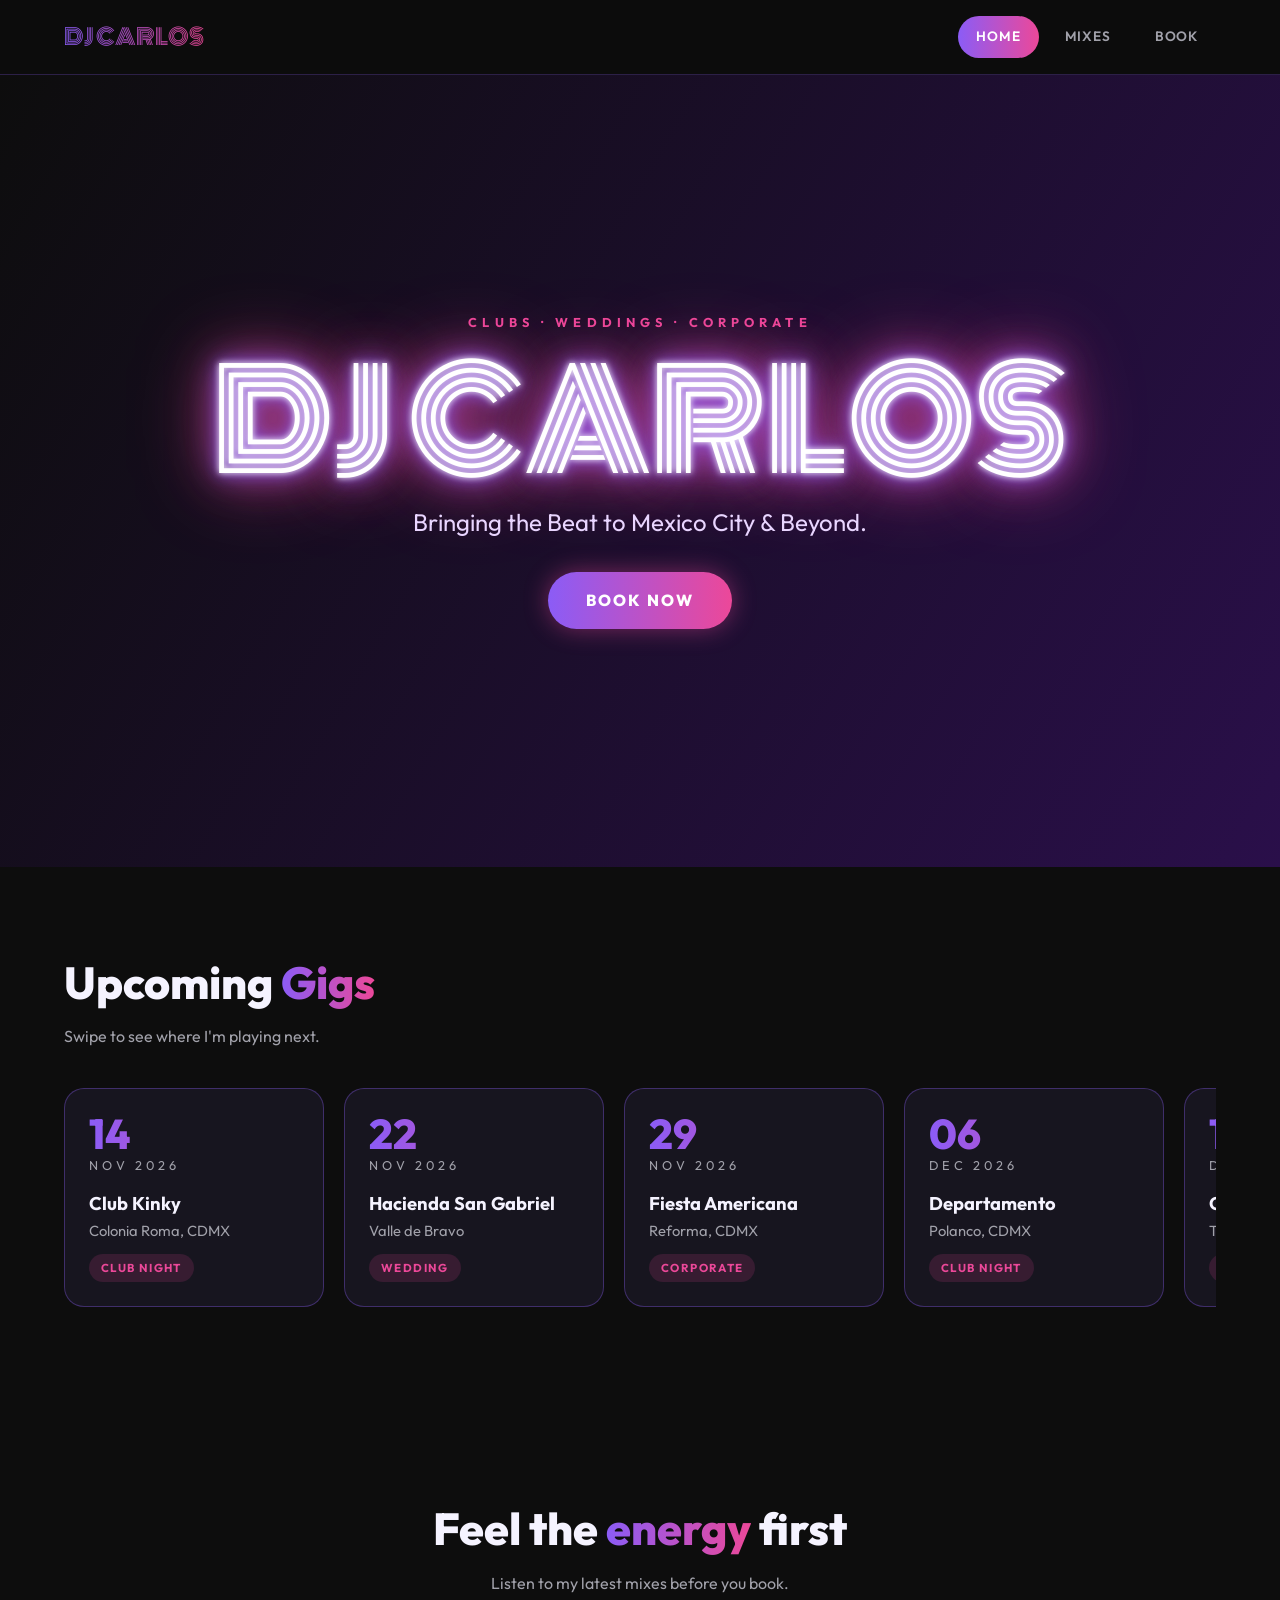
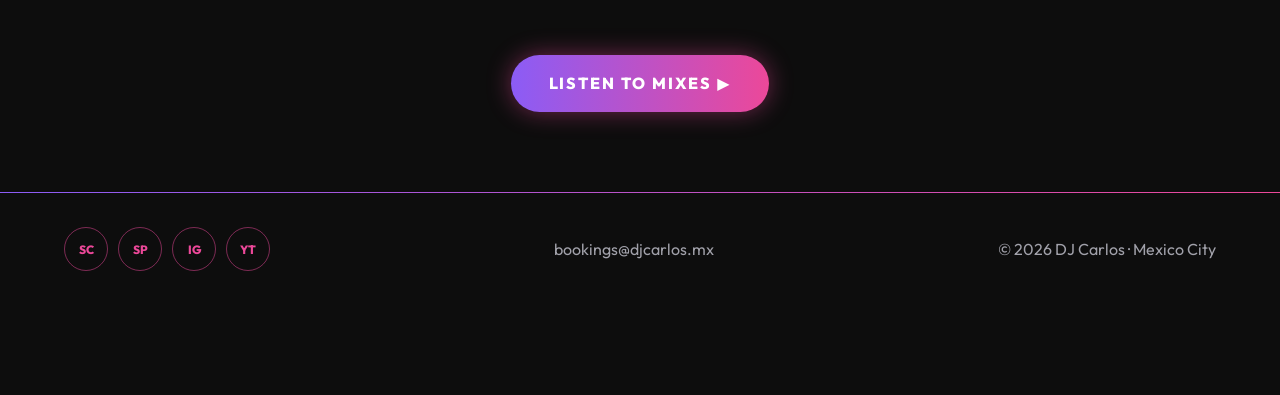
<file: index.html>
<!DOCTYPE html>
<html lang="en"><head><meta charset="UTF-8"><meta name="viewport" content="width=device-width, initial-scale=1.0">
<title>DJ Carlos — Mexico City DJ</title><meta name="description" content="DJ Carlos — bringing the beat to Mexico City & beyond. Listen to mixes and book for clubs, weddings and corporate events.">
<link rel="icon" href="data:image/svg+xml,%3Csvg xmlns='http://www.w3.org/2000/svg' viewBox='0 0 64 64'%3E%3Cdefs%3E%3ClinearGradient id='g'%3E%3Cstop offset='0' stop-color='%238B5CF6'/%3E%3Cstop offset='1' stop-color='%23EC4899'/%3E%3C/linearGradient%3E%3C/defs%3E%3Ccircle cx='32' cy='32' r='30' fill='url(%23g)'/%3E%3Ctext x='50%25' y='58%25' dominant-baseline='middle' text-anchor='middle' font-family='Arial' font-weight='900' font-size='30' fill='%23fff'%3EC%3C/text%3E%3C/svg%3E">
<link rel="preconnect" href="https://fonts.googleapis.com"><link rel="preconnect" href="https://fonts.gstatic.com" crossorigin>
<link href="https://fonts.googleapis.com/css2?family=Monoton&family=Outfit:wght@400;600;800&family=JetBrains+Mono&display=swap" rel="stylesheet">
<link rel="stylesheet" href="./style.css"></head><body>
<div class="loader"><div class="neon">DJ CARLOS</div><div class="lb"><i></i></div></div>
<nav class="nav"><a class="logo" href="./index.html">DJ CARLOS</a><ul>
<li><a href="./index.html" class="active" aria-current="page">Home</a></li><li><a href="./mixes.html">Mixes</a></li><li><a href="./booking.html">Book</a></li></ul></nav>

<header class="hero"><div class="eq"><i style="animation-delay:0.00s;animation-duration:0.80s"></i><i style="animation-delay:0.13s;animation-duration:1.17s"></i><i style="animation-delay:0.26s;animation-duration:1.54s"></i><i style="animation-delay:0.39s;animation-duration:1.01s"></i><i style="animation-delay:0.52s;animation-duration:1.38s"></i><i style="animation-delay:0.65s;animation-duration:0.85s"></i><i style="animation-delay:0.78s;animation-duration:1.22s"></i><i style="animation-delay:0.91s;animation-duration:1.59s"></i><i style="animation-delay:1.04s;animation-duration:1.06s"></i><i style="animation-delay:1.17s;animation-duration:1.43s"></i><i style="animation-delay:0.10s;animation-duration:0.90s"></i><i style="animation-delay:0.23s;animation-duration:1.27s"></i><i style="animation-delay:0.36s;animation-duration:1.64s"></i><i style="animation-delay:0.49s;animation-duration:1.11s"></i><i style="animation-delay:0.62s;animation-duration:1.48s"></i><i style="animation-delay:0.75s;animation-duration:0.95s"></i><i style="animation-delay:0.88s;animation-duration:1.32s"></i><i style="animation-delay:1.01s;animation-duration:1.69s"></i><i style="animation-delay:1.14s;animation-duration:1.16s"></i><i style="animation-delay:0.07s;animation-duration:1.53s"></i><i style="animation-delay:0.20s;animation-duration:1.00s"></i><i style="animation-delay:0.33s;animation-duration:1.37s"></i><i style="animation-delay:0.46s;animation-duration:0.84s"></i><i style="animation-delay:0.59s;animation-duration:1.21s"></i><i style="animation-delay:0.72s;animation-duration:1.58s"></i><i style="animation-delay:0.85s;animation-duration:1.05s"></i><i style="animation-delay:0.98s;animation-duration:1.42s"></i><i style="animation-delay:1.11s;animation-duration:0.89s"></i><i style="animation-delay:0.04s;animation-duration:1.26s"></i><i style="animation-delay:0.17s;animation-duration:1.63s"></i><i style="animation-delay:0.30s;animation-duration:1.10s"></i><i style="animation-delay:0.43s;animation-duration:1.47s"></i><i style="animation-delay:0.56s;animation-duration:0.94s"></i><i style="animation-delay:0.69s;animation-duration:1.31s"></i><i style="animation-delay:0.82s;animation-duration:1.68s"></i><i style="animation-delay:0.95s;animation-duration:1.15s"></i><i style="animation-delay:1.08s;animation-duration:1.52s"></i><i style="animation-delay:0.01s;animation-duration:0.99s"></i><i style="animation-delay:0.14s;animation-duration:1.36s"></i><i style="animation-delay:0.27s;animation-duration:0.83s"></i></div>
<span class="kick">Clubs · Weddings · Corporate</span>
<h1 class="neon">DJ CARLOS</h1>
<p class="tag">Bringing the Beat to Mexico City &amp; Beyond.</p>
<a class="btn" href="./booking.html">Book Now</a>
</header>
<section><h2 class="reveal">Upcoming <span>Gigs</span></h2><p class="sub reveal">Swipe to see where I'm playing next.</p>
<div class="gigs"><article class="gig reveal"><div class="d">14</div><div class="m">Nov 2026</div><h3>Club Kinky</h3><p>Colonia Roma, CDMX</p><span class="pill">Club Night</span></article>
<article class="gig reveal"><div class="d">22</div><div class="m">Nov 2026</div><h3>Hacienda San Gabriel</h3><p>Valle de Bravo</p><span class="pill">Wedding</span></article>
<article class="gig reveal"><div class="d">29</div><div class="m">Nov 2026</div><h3>Fiesta Americana</h3><p>Reforma, CDMX</p><span class="pill">Corporate</span></article>
<article class="gig reveal"><div class="d">06</div><div class="m">Dec 2026</div><h3>Departamento</h3><p>Polanco, CDMX</p><span class="pill">Club Night</span></article>
<article class="gig reveal"><div class="d">13</div><div class="m">Dec 2026</div><h3>Casa Malca</h3><p>Tulum</p><span class="pill">Private Party</span></article>
<article class="gig reveal"><div class="d">31</div><div class="m">Dec 2026</div><h3>Rooftop NYE</h3><p>Condesa, CDMX</p><span class="pill">Club Night</span></article></div></section>
<section style="text-align:center"><h2 class="reveal">Feel the <span>energy</span> first</h2><p class="sub reveal">Listen to my latest mixes before you book.</p><a class="btn reveal" href="./mixes.html">Listen to mixes ▶</a></section>
<footer><div class="soc"><a href="https://soundcloud.com" target="_blank" rel="noopener" aria-label="SoundCloud">SC</a><a href="https://spotify.com" target="_blank" rel="noopener" aria-label="Spotify">SP</a><a href="https://instagram.com" target="_blank" rel="noopener" aria-label="Instagram">IG</a><a href="https://youtube.com" target="_blank" rel="noopener" aria-label="YouTube">YT</a></div>
<a href="mailto:bookings@djcarlos.mx">bookings@djcarlos.mx</a><span>© 2026 DJ Carlos · Mexico City</span></footer>
<script src="./common.js"></script></body></html>
</file>
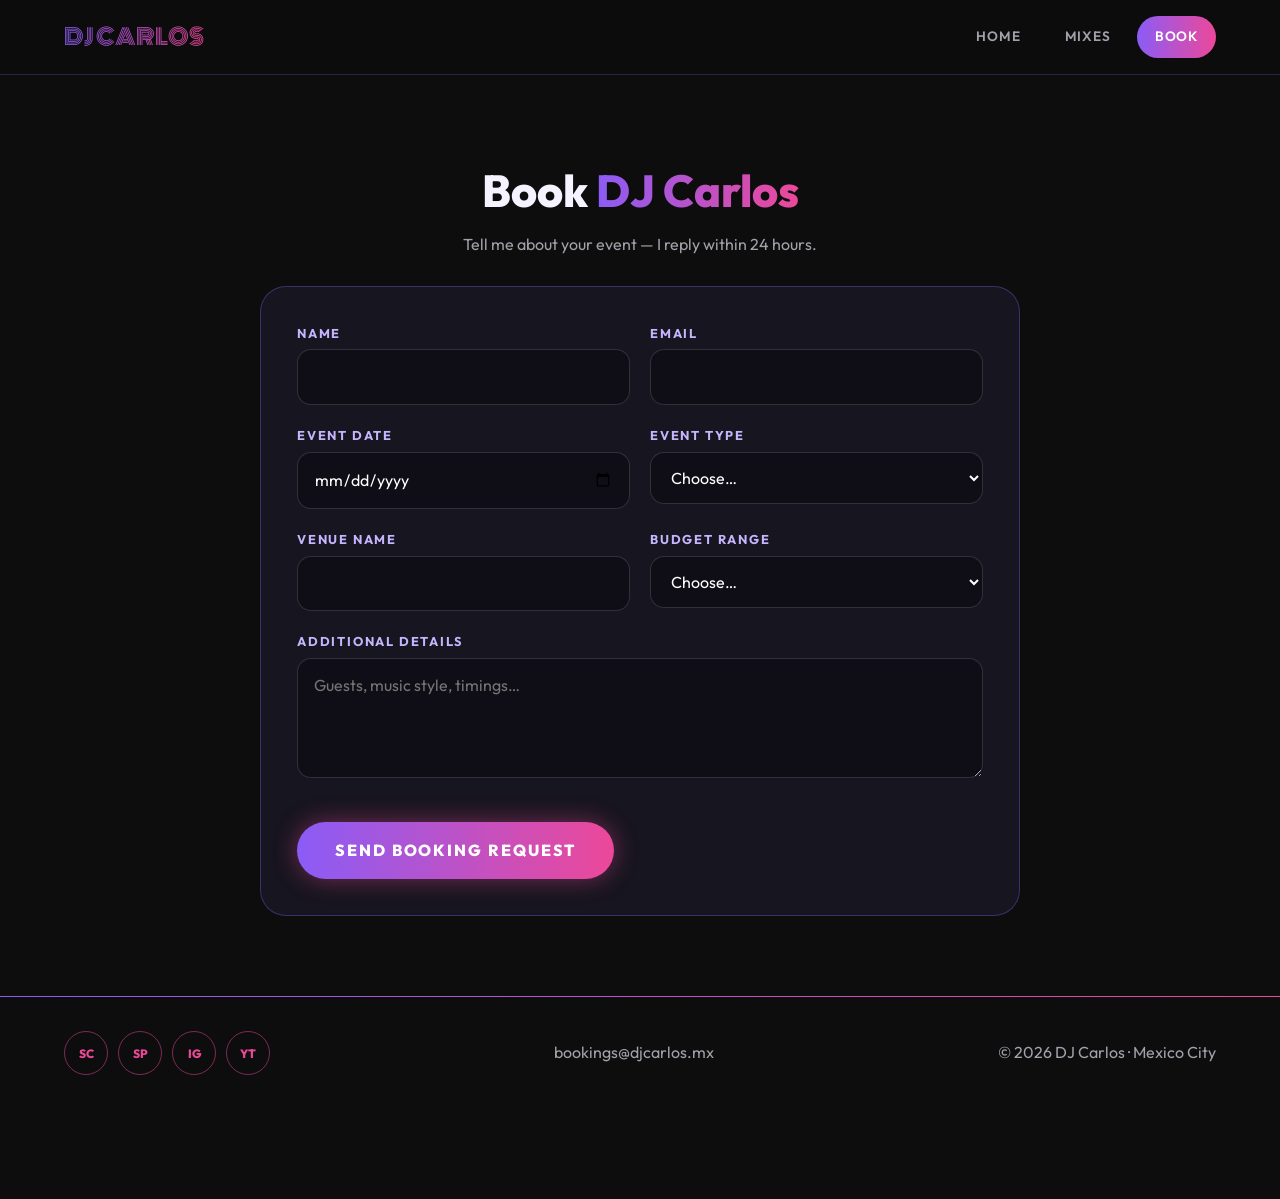
<file: booking.html>
<!DOCTYPE html>
<html lang="en"><head><meta charset="UTF-8"><meta name="viewport" content="width=device-width, initial-scale=1.0">
<title>Book — DJ Carlos</title><meta name="description" content="DJ Carlos — bringing the beat to Mexico City & beyond. Listen to mixes and book for clubs, weddings and corporate events.">
<link rel="icon" href="data:image/svg+xml,%3Csvg xmlns='http://www.w3.org/2000/svg' viewBox='0 0 64 64'%3E%3Cdefs%3E%3ClinearGradient id='g'%3E%3Cstop offset='0' stop-color='%238B5CF6'/%3E%3Cstop offset='1' stop-color='%23EC4899'/%3E%3C/linearGradient%3E%3C/defs%3E%3Ccircle cx='32' cy='32' r='30' fill='url(%23g)'/%3E%3Ctext x='50%25' y='58%25' dominant-baseline='middle' text-anchor='middle' font-family='Arial' font-weight='900' font-size='30' fill='%23fff'%3EC%3C/text%3E%3C/svg%3E">
<link rel="preconnect" href="https://fonts.googleapis.com"><link rel="preconnect" href="https://fonts.gstatic.com" crossorigin>
<link href="https://fonts.googleapis.com/css2?family=Monoton&family=Outfit:wght@400;600;800&family=JetBrains+Mono&display=swap" rel="stylesheet">
<link rel="stylesheet" href="./style.css"></head><body>
<div class="loader"><div class="neon">DJ CARLOS</div><div class="lb"><i></i></div></div>
<nav class="nav"><a class="logo" href="./index.html">DJ CARLOS</a><ul>
<li><a href="./index.html">Home</a></li><li><a href="./mixes.html">Mixes</a></li><li><a href="./booking.html" class="active" aria-current="page">Book</a></li></ul></nav>

<section><h2 class="reveal" style="text-align:center">Book <span>DJ Carlos</span></h2><p class="sub reveal" style="text-align:center">Tell me about your event — I reply within 24 hours.</p>
<form class="form reveal" id="bf" novalidate>
 <div class="f"><label for="name">Name</label><input id="name" name="name" autocomplete="name" required><span class="er">This field is required.</span></div>
 <div class="f"><label for="email">Email</label><input id="email" name="email" type="email" autocomplete="email" required><span class="er">Please enter a valid email.</span></div>
 <div class="f"><label for="date">Event date</label><input id="date" name="event_date" type="date" required><span class="er">Pick today or a future date.</span></div>
 <div class="f"><label for="type">Event type</label><select id="type" name="event_type" required><option value="">Choose…</option><option>Wedding</option><option>Corporate</option><option>Club Night</option><option>Private Party</option></select><span class="er">This field is required.</span></div>
 <div class="f"><label for="venue">Venue name</label><input id="venue" name="venue" required><span class="er">This field is required.</span></div>
 <div class="f"><label for="budget">Budget range</label><select id="budget" name="budget" required><option value="">Choose…</option><option>Under $500</option><option>$500–$1,000</option><option>$1,000–$2,500</option><option>$2,500+</option></select><span class="er">This field is required.</span></div>
 <div class="f full"><label for="details">Additional details</label><textarea id="details" name="details" placeholder="Guests, music style, timings…"></textarea></div>
 <p class="f full" id="fe" style="color:#FB7185" role="alert"></p>
 <button class="btn" type="submit" id="sb"><span class="spinner"></span><span class="lbl">Send booking request</span></button>
</form></section>
<div class="modal" id="ok" role="dialog" aria-modal="true"><div class="box"><div class="check">✓</div><h3 style="font-size:1.6rem">Booking Request Sent!</h3><p style="color:#c4b5fd;margin-top:8px">Carlos will review your request and get back to you within 24 hours.</p><button class="btn" onclick="location.reload()">Close</button></div></div>
<footer><div class="soc"><a href="https://soundcloud.com" target="_blank" rel="noopener" aria-label="SoundCloud">SC</a><a href="https://spotify.com" target="_blank" rel="noopener" aria-label="Spotify">SP</a><a href="https://instagram.com" target="_blank" rel="noopener" aria-label="Instagram">IG</a><a href="https://youtube.com" target="_blank" rel="noopener" aria-label="YouTube">YT</a></div>
<a href="mailto:bookings@djcarlos.mx">bookings@djcarlos.mx</a><span>© 2026 DJ Carlos · Mexico City</span></footer>
<script src="./common.js"></script><script>
// Paste the real Formspree endpoint here (formspree.io → New Form). While empty, the form runs in demo mode.
const FORMSPREE_ENDPOINT='';
const f=document.getElementById('bf'),d=document.getElementById('date');d.min=new Date().toISOString().split('T')[0];
f.addEventListener('submit',async e=>{e.preventDefault();let ok=true;
 const need=(id,test)=>{const el=document.getElementById(id),g=test(el.value.trim());el.closest('.f').classList.toggle('bad',!g);if(!g)ok=false;};
 need('name',v=>v.length>1);need('email',v=>/^[^\s@]+@[^\s@]+\.[^\s@]+$/.test(v));need('date',v=>v&&v>=d.min);need('type',v=>!!v);need('venue',v=>v.length>1);need('budget',v=>!!v);
 if(!ok)return; const b=document.getElementById('sb');b.disabled=true;b.classList.add('loading');b.querySelector('.lbl').textContent='Sending...';
 try{ if(FORMSPREE_ENDPOINT){const r=await fetch(FORMSPREE_ENDPOINT,{method:'POST',headers:{'Accept':'application/json'},body:new FormData(f)});if(!r.ok)throw new Error('send');}
      else { await new Promise(r=>setTimeout(r,900)); }
      f.style.display='none';document.getElementById('ok').classList.add('show');}
 catch(err){document.getElementById('fe').textContent='Sorry — the request could not be sent. Please email bookings@djcarlos.mx';b.disabled=false;b.classList.remove('loading');b.querySelector('.lbl').textContent='Send booking request';}
});
</script></body></html>
</file>
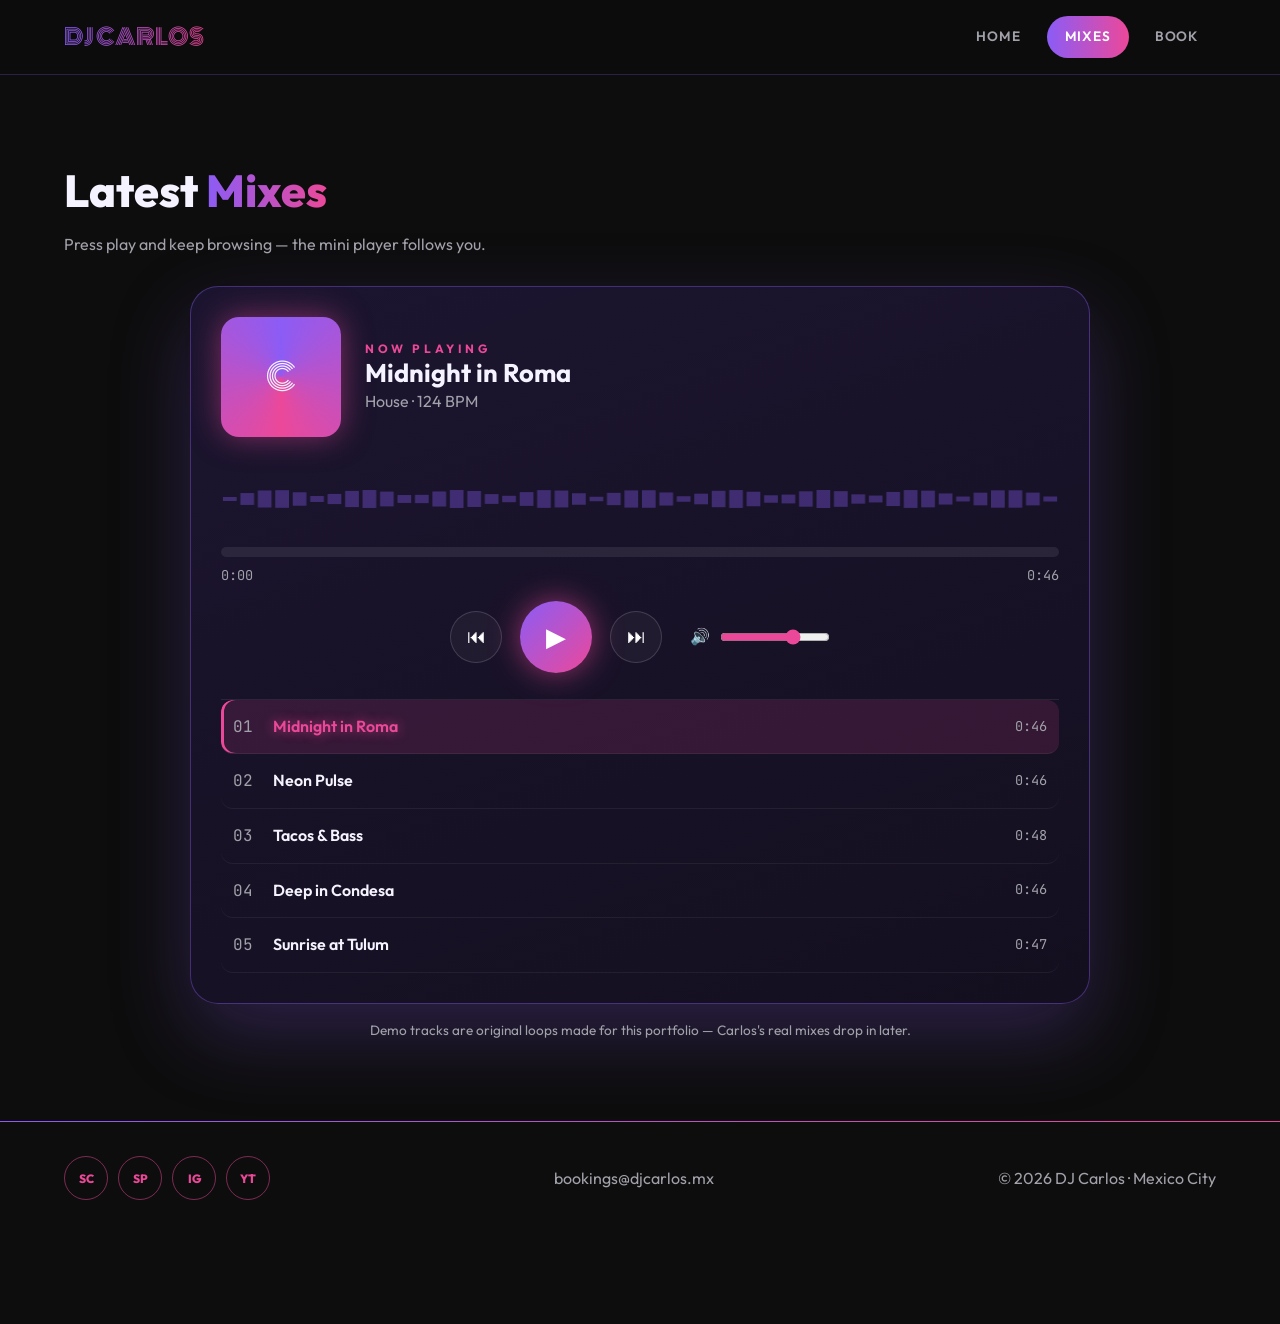
<file: mixes.html>
<!DOCTYPE html>
<html lang="en"><head><meta charset="UTF-8"><meta name="viewport" content="width=device-width, initial-scale=1.0">
<title>Mixes — DJ Carlos</title><meta name="description" content="DJ Carlos — bringing the beat to Mexico City & beyond. Listen to mixes and book for clubs, weddings and corporate events.">
<link rel="icon" href="data:image/svg+xml,%3Csvg xmlns='http://www.w3.org/2000/svg' viewBox='0 0 64 64'%3E%3Cdefs%3E%3ClinearGradient id='g'%3E%3Cstop offset='0' stop-color='%238B5CF6'/%3E%3Cstop offset='1' stop-color='%23EC4899'/%3E%3C/linearGradient%3E%3C/defs%3E%3Ccircle cx='32' cy='32' r='30' fill='url(%23g)'/%3E%3Ctext x='50%25' y='58%25' dominant-baseline='middle' text-anchor='middle' font-family='Arial' font-weight='900' font-size='30' fill='%23fff'%3EC%3C/text%3E%3C/svg%3E">
<link rel="preconnect" href="https://fonts.googleapis.com"><link rel="preconnect" href="https://fonts.gstatic.com" crossorigin>
<link href="https://fonts.googleapis.com/css2?family=Monoton&family=Outfit:wght@400;600;800&family=JetBrains+Mono&display=swap" rel="stylesheet">
<link rel="stylesheet" href="./style.css"></head><body>
<div class="loader"><div class="neon">DJ CARLOS</div><div class="lb"><i></i></div></div>
<nav class="nav"><a class="logo" href="./index.html">DJ CARLOS</a><ul>
<li><a href="./index.html">Home</a></li><li><a href="./mixes.html" class="active" aria-current="page">Mixes</a></li><li><a href="./booking.html">Book</a></li></ul></nav>

<section><h2 class="reveal">Latest <span>Mixes</span></h2><p class="sub reveal">Press play and keep browsing — the mini player follows you.</p>
<div class="player reveal" id="player">
  <div class="now"><div class="cover" id="cover">C</div><div><div class="lbl">Now playing</div><h3 id="title">Midnight in Roma</h3><div class="meta" id="meta">House · 124 BPM</div></div></div>
  <canvas id="viz" width="900" height="80" aria-hidden="true"></canvas>
  <div class="progress" id="prog" role="slider" aria-label="Seek"><div class="fill" id="fill"></div></div>
  <div class="times"><span id="cur">0:00</span><span id="dur">0:00</span></div>
  <div class="controls">
    <button class="ctl" id="prev" aria-label="Previous track">⏮</button>
    <button class="ctl play" id="play" aria-label="Play">▶</button>
    <button class="ctl" id="next" aria-label="Next track">⏭</button>
    <div class="vol">🔊<input type="range" id="vol" min="0" max="1" step="0.01" value="0.8" aria-label="Volume"></div>
  </div>
  <ul class="list" id="list"></ul>
</div>
<p class="note" style="text-align:center;margin-top:16px">Demo tracks are original loops made for this portfolio — Carlos's real mixes drop in later.</p>
</section>
<div class="mini" id="mini"><button class="ctl" id="mplay" aria-label="Play/pause">▶</button><span class="t" id="mtitle">—</span><div class="bar"><i id="mfill"></i></div></div>
<div class="tapover" id="tap"><div class="neon" style="font-size:2.2rem">TAP TO PLAY</div><p class="sub">Mobile browsers need one tap to start audio.</p><button class="btn" id="tapbtn">▶ Tap to begin</button></div>
<footer><div class="soc"><a href="https://soundcloud.com" target="_blank" rel="noopener" aria-label="SoundCloud">SC</a><a href="https://spotify.com" target="_blank" rel="noopener" aria-label="Spotify">SP</a><a href="https://instagram.com" target="_blank" rel="noopener" aria-label="Instagram">IG</a><a href="https://youtube.com" target="_blank" rel="noopener" aria-label="YouTube">YT</a></div>
<a href="mailto:bookings@djcarlos.mx">bookings@djcarlos.mx</a><span>© 2026 DJ Carlos · Mexico City</span></footer>
<script src="./common.js"></script><script>
const TRACKS=[{t:'Midnight in Roma',m:'House · 124 BPM',f:'./audio/midnight-in-roma.mp3'},{t:'Neon Pulse',m:'Techno · 128 BPM',f:'./audio/neon-pulse.mp3'},{t:'Tacos & Bass',m:'House · 120 BPM',f:'./audio/tacos-and-bass.mp3'},{t:'Deep in Condesa',m:'Deep House · 118 BPM',f:'./audio/deep-in-condesa.mp3'},{t:'Sunrise at Tulum',m:'Melodic House · 122 BPM',f:'./audio/sunrise-at-tulum.mp3'}];
const $=id=>document.getElementById(id);let idx=0,ctx,an,gains=[],decks=[new Audio(),new Audio()],cur=0;decks.forEach(a=>{a.preload='metadata';a.crossOrigin='anonymous';});
const fmt=s=>isFinite(s)?Math.floor(s/60)+':'+String(Math.floor(s%60)).padStart(2,'0'):'0:00';
$('list').innerHTML=TRACKS.map((x,i)=>`<li data-i="${i}"><span class="n">${String(i+1).padStart(2,'0')}</span><span class="tt">${x.t}</span><span class="du" id="d${i}">–:––</span></li>`).join('');
TRACKS.forEach((x,i)=>{const a=new Audio();a.preload='metadata';a.src=x.f;a.onloadedmetadata=()=>$('d'+i).textContent=fmt(a.duration);});
function setupAudio(){if(ctx)return;ctx=new (window.AudioContext||window.webkitAudioContext)();an=ctx.createAnalyser();an.fftSize=128;
 decks.forEach(a=>{const s=ctx.createMediaElementSource(a),g=ctx.createGain();s.connect(g);g.connect(an);gains.push(g);});an.connect(ctx.destination);draw();}
const A=()=>decks[cur];
function ui(){const x=TRACKS[idx];$('title').textContent=x.t;$('meta').textContent=x.m;$('mtitle').textContent=x.t+' — DJ Carlos';document.querySelectorAll('#list li').forEach((li,i)=>li.classList.toggle('on',i===idx));}
function load(i,autoplay){idx=(i+TRACKS.length)%TRACKS.length;ui();const old=A(),nx=decks[1-cur];nx.src=TRACKS[idx].f;nx.currentTime=0;nx.volume=+$('vol').value;
 if(autoplay&&ctx&&!old.paused){const t=ctx.currentTime;gains[1-cur].gain.setValueAtTime(0,t);gains[1-cur].gain.linearRampToValueAtTime(1,t+.5);gains[cur].gain.setValueAtTime(1,t);gains[cur].gain.linearRampToValueAtTime(0,t+.5);setTimeout(()=>{old.pause();},550);}
 else{old.pause();if(gains.length){gains[1-cur].gain.value=1;}}
 cur=1-cur;bind();if(autoplay)play();}
function bind(){const a=A();a.ontimeupdate=()=>{const p=a.duration?a.currentTime/a.duration*100:0;$('fill').style.width=p+'%';$('mfill').style.width=p+'%';$('cur').textContent=fmt(a.currentTime);$('dur').textContent=fmt(a.duration);};a.onended=()=>load(idx+1,true);a.onloadedmetadata=()=>$('dur').textContent=fmt(a.duration);}
function play(){setupAudio();ctx.resume();A().play().then(()=>{state(true);}).catch(()=>$('tap').classList.add('show'));}
function pause(){A().pause();state(false);}
function state(p){$('play').textContent=p?'⏸':'▶';$('mplay').textContent=p?'⏸':'▶';$('cover').classList.toggle('spin',p);$('play').setAttribute('aria-label',p?'Pause':'Play');}
$('play').onclick=()=>A().paused?play():pause();$('mplay').onclick=e=>{e.stopPropagation();A().paused?play():pause();};
$('next').onclick=()=>load(idx+1,!A().paused);$('prev').onclick=()=>{if(A().currentTime>3){A().currentTime=0;}else load(idx-1,!A().paused);};
$('list').onclick=e=>{const li=e.target.closest('li');if(li)load(+li.dataset.i,true);};
$('vol').oninput=e=>decks.forEach(a=>a.volume=+e.target.value);
$('prog').onclick=e=>{const r=e.currentTarget.getBoundingClientRect(),a=A();if(a.duration)a.currentTime=(e.clientX-r.left)/r.width*a.duration;};
$('tapbtn').onclick=()=>{$('tap').classList.remove('show');play();};
$('mini').onclick=()=>$('player').scrollIntoView({behavior:'smooth'});
new IntersectionObserver(es=>es.forEach(e=>$('mini').classList.toggle('show',!e.isIntersecting&&(!A().paused||A().currentTime>0)))).observe($('player'));
function draw(){const c=$('viz'),g=c.getContext('2d'),d=new Uint8Array(an.frequencyBinCount);const grad=g.createLinearGradient(0,0,c.width,0);grad.addColorStop(0,'#8B5CF6');grad.addColorStop(1,'#EC4899');
 (function loop(){requestAnimationFrame(loop);an.getByteFrequencyData(d);g.clearRect(0,0,c.width,c.height);const n=48,w=c.width/n;for(let i=0;i<n;i++){const v=d[i]/255,h=Math.max(3,v*c.height);g.fillStyle=grad;g.fillRect(i*w+2,(c.height-h)/2,w-4,h);}})();}
decks[0].src=TRACKS[0].f;bind();ui();
(function idle(){const c=$('viz'),g=c.getContext('2d');for(let i=0;i<48;i++){g.fillStyle='rgba(139,92,246,.35)';const h=4+Math.abs(Math.sin(i*.6))*14;g.fillRect(i*(c.width/48)+2,(c.height-h)/2,c.width/48-4,h);}})();
</script></body></html>
</file>
<file: style.css>
:root{--bg:#0D0D0D;--purple:#8B5CF6;--pink:#EC4899;--txt:#F5F3FF;--muted:#A1A1AA;--card:#17151F}
*{box-sizing:border-box;margin:0;padding:0}
html{scroll-behavior:smooth}
body{background:var(--bg);color:var(--txt);font-family:'Outfit',system-ui,sans-serif;line-height:1.6;padding-bottom:90px}
a{color:inherit;text-decoration:none}
.nav{position:sticky;top:0;z-index:50;display:flex;justify-content:space-between;align-items:center;padding:16px 5vw;background:rgba(13,13,13,.85);backdrop-filter:blur(10px);border-bottom:1px solid rgba(139,92,246,.25)}
.logo{font-family:'Monoton',cursive;font-size:1.4rem;background:linear-gradient(90deg,var(--purple),var(--pink));-webkit-background-clip:text;background-clip:text;color:transparent}
.nav ul{display:flex;gap:8px;list-style:none}
.nav ul a{display:block;padding:10px 18px;border-radius:999px;font-weight:600;letter-spacing:.06em;text-transform:uppercase;font-size:.85rem;color:var(--muted);transition:color .25s,background .25s}
.nav ul a:hover{color:#fff}
.nav ul a.active{color:#fff;background:linear-gradient(90deg,var(--purple),var(--pink))}
.hero{min-height:88vh;display:flex;flex-direction:column;align-items:center;justify-content:center;text-align:center;padding:60px 5vw;position:relative;overflow:hidden;
  background:linear-gradient(120deg,#0D0D0D,#2a0f4a,#0D0D0D,#4a0f35,#0D0D0D);background-size:400% 400%;animation:grad 15s ease infinite}
@keyframes grad{0%{background-position:0% 50%}50%{background-position:100% 50%}100%{background-position:0% 50%}}
.hero .eq{position:absolute;bottom:0;left:0;right:0;height:120px;display:flex;align-items:flex-end;gap:6px;justify-content:center;opacity:.35}
.hero .eq i{width:10px;background:linear-gradient(var(--pink),var(--purple));border-radius:4px 4px 0 0;animation:eq 1.2s ease-in-out infinite alternate}
@keyframes eq{from{height:10%}to{height:100%}}
.kick{font-size:.8rem;letter-spacing:.4em;text-transform:uppercase;color:var(--pink);font-weight:700}
.neon{font-family:'Monoton',cursive;font-weight:400;font-size:clamp(3.2rem,11vw,8.5rem);line-height:1.05;color:#fff;margin:18px 0 10px;
  text-shadow:0 0 6px #fff,0 0 14px var(--purple),0 0 28px var(--purple),0 0 48px var(--pink),0 0 80px var(--pink);animation:flick 4s infinite}
@keyframes flick{0%,18%,22%,62%,64%,100%{opacity:1}20%,63%{opacity:.75}}
.tag{font-size:clamp(1.1rem,2.4vw,1.5rem);color:#E9D5FF}
.btn{display:inline-flex;align-items:center;justify-content:center;gap:10px;margin-top:30px;padding:16px 38px;border-radius:999px;border:0;cursor:pointer;font:inherit;font-weight:800;letter-spacing:.12em;text-transform:uppercase;color:#fff;
  background:linear-gradient(90deg,var(--purple),var(--pink));box-shadow:0 0 24px rgba(236,72,153,.45);transition:transform .2s,box-shadow .2s;min-height:52px}
.btn:hover{transform:translateY(-2px) scale(1.03);box-shadow:0 0 40px rgba(236,72,153,.8);animation:pulse 1s infinite}
@keyframes pulse{50%{box-shadow:0 0 60px rgba(139,92,246,.9)}}
.btn:disabled{opacity:.6;cursor:wait;animation:none}
section{padding:80px 5vw}
h2{font-size:clamp(1.8rem,4vw,2.8rem);font-weight:800;margin-bottom:6px}
h2 span{background:linear-gradient(90deg,var(--purple),var(--pink));-webkit-background-clip:text;background-clip:text;color:transparent}
.sub{color:var(--muted);margin-bottom:28px}
.gigs{display:flex;gap:20px;overflow-x:auto;scroll-snap-type:x mandatory;padding:10px 4px 26px}
.gig{flex:0 0 260px;scroll-snap-align:start;background:var(--card);border:1px solid rgba(139,92,246,.35);border-radius:20px;padding:24px;transition:transform .3s,box-shadow .3s,border-color .3s}
.gig:hover,.gig:active{transform:translateY(-6px) scale(1.03);box-shadow:0 18px 40px rgba(236,72,153,.35);border-color:var(--pink)}
.gig .d{font-size:2.6rem;font-weight:800;line-height:1;background:linear-gradient(90deg,var(--purple),var(--pink));-webkit-background-clip:text;background-clip:text;color:transparent}
.gig .m{letter-spacing:.3em;font-size:.8rem;color:var(--muted);text-transform:uppercase}
.gig h3{margin-top:14px;font-size:1.15rem}.gig p{color:var(--muted);font-size:.92rem}
.pill{display:inline-block;margin-top:12px;font-size:.72rem;font-weight:700;letter-spacing:.12em;text-transform:uppercase;padding:5px 12px;border-radius:999px;background:rgba(236,72,153,.15);color:var(--pink)}
/* player */
.player{max-width:900px;margin:0 auto;background:linear-gradient(160deg,#1c1530,#140f1f);border:1px solid rgba(139,92,246,.4);border-radius:28px;padding:30px;box-shadow:0 30px 80px rgba(139,92,246,.25)}
.now{display:flex;gap:24px;align-items:center}
.cover{width:120px;height:120px;border-radius:18px;flex:0 0 auto;background:conic-gradient(from 0deg,var(--purple),var(--pink),var(--purple));display:grid;place-items:center;font-family:'Monoton';font-size:2.2rem;box-shadow:0 0 30px rgba(236,72,153,.5)}
.cover.spin{animation:spin 6s linear infinite}@keyframes spin{to{transform:rotate(360deg)}}
.now .lbl{font-size:.75rem;letter-spacing:.3em;color:var(--pink);text-transform:uppercase;font-weight:700}
.now h3{font-size:1.6rem;line-height:1.2}
.now .meta{color:var(--muted)}
canvas#viz{width:100%;height:80px;margin:22px 0 8px;display:block}
.progress{position:relative;height:10px;border-radius:999px;background:rgba(255,255,255,.08);cursor:pointer}
.progress .fill{position:absolute;inset:0 auto 0 0;width:0;border-radius:999px;background:linear-gradient(90deg,var(--purple),var(--pink));box-shadow:0 0 12px var(--pink)}
.times{display:flex;justify-content:space-between;font-family:'JetBrains Mono',monospace;font-size:.85rem;color:var(--muted);margin-top:8px}
.controls{display:flex;align-items:center;justify-content:center;gap:18px;margin-top:14px}
.ctl{width:52px;height:52px;border-radius:50%;border:1px solid rgba(255,255,255,.15);background:rgba(255,255,255,.04);color:#fff;font-size:1.2rem;cursor:pointer;transition:all .2s}
.ctl:hover{border-color:var(--pink);box-shadow:0 0 16px rgba(236,72,153,.5)}
.ctl.play{width:72px;height:72px;font-size:1.6rem;background:linear-gradient(135deg,var(--purple),var(--pink));border:0;box-shadow:0 0 30px rgba(236,72,153,.6)}
.vol{display:flex;align-items:center;gap:10px;margin-left:10px;color:var(--muted)}
input[type=range]{accent-color:var(--pink);width:110px}
.list{list-style:none;margin-top:26px;border-top:1px solid rgba(255,255,255,.08)}
.list li{display:flex;align-items:center;gap:16px;padding:14px 12px;border-bottom:1px solid rgba(255,255,255,.06);cursor:pointer;border-radius:12px;transition:background .2s}
.list li:hover{background:rgba(139,92,246,.12)}
.list li.on{background:rgba(236,72,153,.14);box-shadow:inset 3px 0 0 var(--pink)}
.list li.on .tt{color:var(--pink);text-shadow:0 0 12px rgba(236,72,153,.7)}
.list .n{font-family:'JetBrains Mono',monospace;color:var(--muted);width:24px}
.list .tt{flex:1;font-weight:600}.list .du{font-family:'JetBrains Mono',monospace;color:var(--muted);font-size:.85rem}
.mini{position:fixed;left:0;right:0;bottom:0;z-index:60;display:none;align-items:center;gap:16px;padding:12px 5vw;background:rgba(20,15,31,.96);border-top:1px solid var(--pink);backdrop-filter:blur(10px);cursor:pointer}
.mini.show{display:flex}
.mini .t{flex:0 0 auto;font-weight:700;max-width:40vw;overflow:hidden;white-space:nowrap;text-overflow:ellipsis}
.mini .bar{flex:1;height:6px;background:rgba(255,255,255,.1);border-radius:9px;overflow:hidden}.mini .bar i{display:block;height:100%;width:0;background:linear-gradient(90deg,var(--purple),var(--pink))}
.mini .ctl{width:44px;height:44px}
.tapover{position:fixed;inset:0;z-index:90;background:rgba(13,13,13,.92);display:none;align-items:center;justify-content:center;flex-direction:column;gap:14px;text-align:center}
.tapover.show{display:flex}
/* form */
.form{max-width:760px;margin:0 auto;background:var(--card);border:1px solid rgba(139,92,246,.35);border-radius:26px;padding:36px;display:grid;grid-template-columns:1fr 1fr;gap:20px}
.f{display:flex;flex-direction:column;gap:6px}.f.full{grid-column:1/-1}
label{font-size:.8rem;letter-spacing:.14em;text-transform:uppercase;color:#C4B5FD;font-weight:700}
input,select,textarea{background:#0f0d16;border:1px solid rgba(255,255,255,.14);color:#fff;border-radius:14px;padding:14px 16px;font:inherit;min-height:48px;outline:none;transition:border-color .2s,box-shadow .2s}
input:focus,select:focus,textarea:focus{border-color:var(--pink);box-shadow:0 0 0 3px rgba(236,72,153,.25)}
textarea{min-height:120px;resize:vertical}
.f .er{color:#FB7185;font-size:.82rem;min-height:1em;display:none}.f.bad .er{display:block}.f.bad input,.f.bad select,.f.bad textarea{border-color:#FB7185}
.form .btn{grid-column:1/-1;justify-self:start;margin-top:4px}
.spinner{width:18px;height:18px;border:3px solid rgba(255,255,255,.35);border-top-color:#fff;border-radius:50%;animation:spin .8s linear infinite;display:none}
.btn.loading .spinner{display:inline-block}
.modal{position:fixed;inset:0;z-index:95;background:rgba(0,0,0,.75);display:none;align-items:center;justify-content:center;padding:20px}
.modal.show{display:flex}
.modal .box{background:#17151F;border:1px solid var(--purple);border-radius:24px;padding:40px;max-width:440px;text-align:center;box-shadow:0 0 60px rgba(139,92,246,.4);animation:pop .4s cubic-bezier(.3,1.6,.5,1)}
@keyframes pop{from{transform:scale(.7);opacity:0}}
.check{width:76px;height:76px;border-radius:50%;margin:0 auto 18px;display:grid;place-items:center;font-size:2.2rem;background:linear-gradient(135deg,var(--purple),var(--pink))}
.note{color:var(--muted);font-size:.85rem;margin-top:10px}
footer{border-top:1px solid;border-image:linear-gradient(90deg,var(--purple),var(--pink)) 1;padding:34px 5vw;display:flex;justify-content:space-between;align-items:center;flex-wrap:wrap;gap:16px;color:var(--muted)}
footer .soc{display:flex;gap:10px}
footer .soc a{width:44px;height:44px;border-radius:50%;display:grid;place-items:center;border:1px solid rgba(236,72,153,.5);color:var(--pink);font-weight:800;font-size:.75rem;transition:all .2s}
footer .soc a:hover{background:var(--pink);color:#fff;box-shadow:0 0 18px var(--pink)}
.loader{position:fixed;inset:0;z-index:100;background:#0D0D0D;display:flex;flex-direction:column;align-items:center;justify-content:center;gap:20px;transition:opacity .5s}
.loader.done{opacity:0;pointer-events:none}
.loader .neon{font-size:3rem;margin:0}
.loader .lb{width:200px;height:4px;border-radius:9px;background:rgba(255,255,255,.1);overflow:hidden}
.loader .lb i{display:block;height:100%;width:0;background:linear-gradient(90deg,var(--purple),var(--pink));animation:load .9s ease forwards}
@keyframes load{to{width:100%}}
.reveal{opacity:0;transform:translateY(22px);transition:opacity .7s,transform .7s}.reveal.in{opacity:1;transform:none}
@media(max-width:700px){.form{grid-template-columns:1fr;padding:24px}.now{flex-direction:column;text-align:center}.vol{display:none}.nav ul a{padding:10px 12px}.controls{gap:10px}}
</file>
